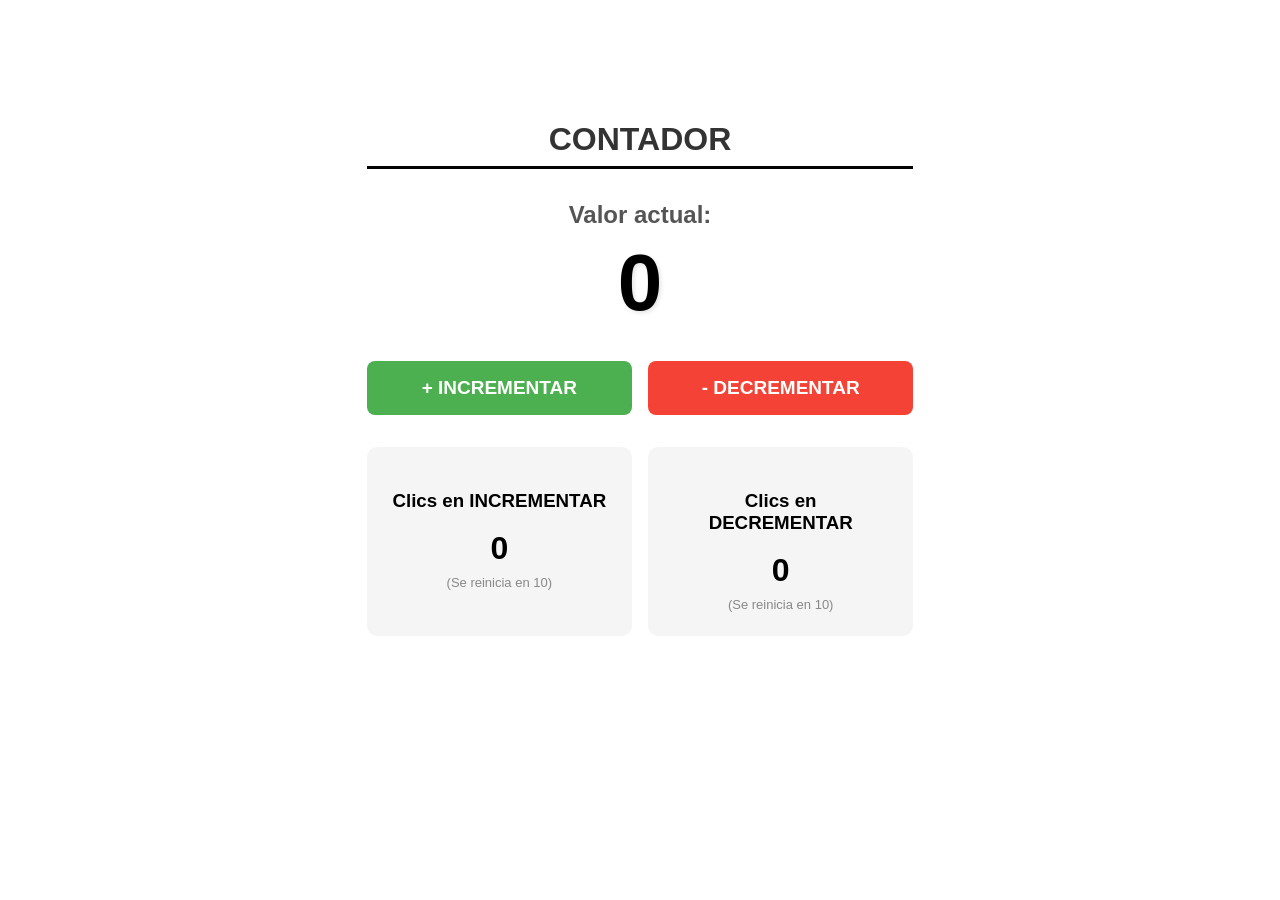
<file: Proyecto_Contador/index.html>
<!DOCTYPE html>
<html lang="es">
<head>
    <meta charset="UTF-8">
    <meta name="viewport" content="width=device-width, initial-scale=1.0">
    <title>Contador con Contador de Clics</title>
    <link rel="stylesheet" href="style.css">
</head>
<body>
    <div class="Principal">
        <h1> CONTADOR </h1>
        <div class="contador-principal">
            <h2>Valor actual:</h2>
            <div class="numero" id="valorActual">0</div>
        </div>
        
        <div class="botones">
            <button id="btnIncrementar" class="btn"> + INCREMENTAR</button>
            <button id="btnDecrementar" class="btn"> - DECREMENTAR</button>
        </div>
        
        <div class="contadores-secundarios">
            <div class="contador-box">
                <h3>Clics en  INCREMENTAR</h3>

                <div class="contador" id="contadorInc">0</div>
                <div class="limite">(Se reinicia en 10)</div>
            </div>
            
            <div class="contador-box">
                <h3>Clics en DECREMENTAR</h3>
                <div class="contador" id="contadorDec">0</div>
                <div class="limite">(Se reinicia en 10)</div>
            </div>
        </div>
    </div>

    <script src="script.js"></script>
</body>
</html>
</file>
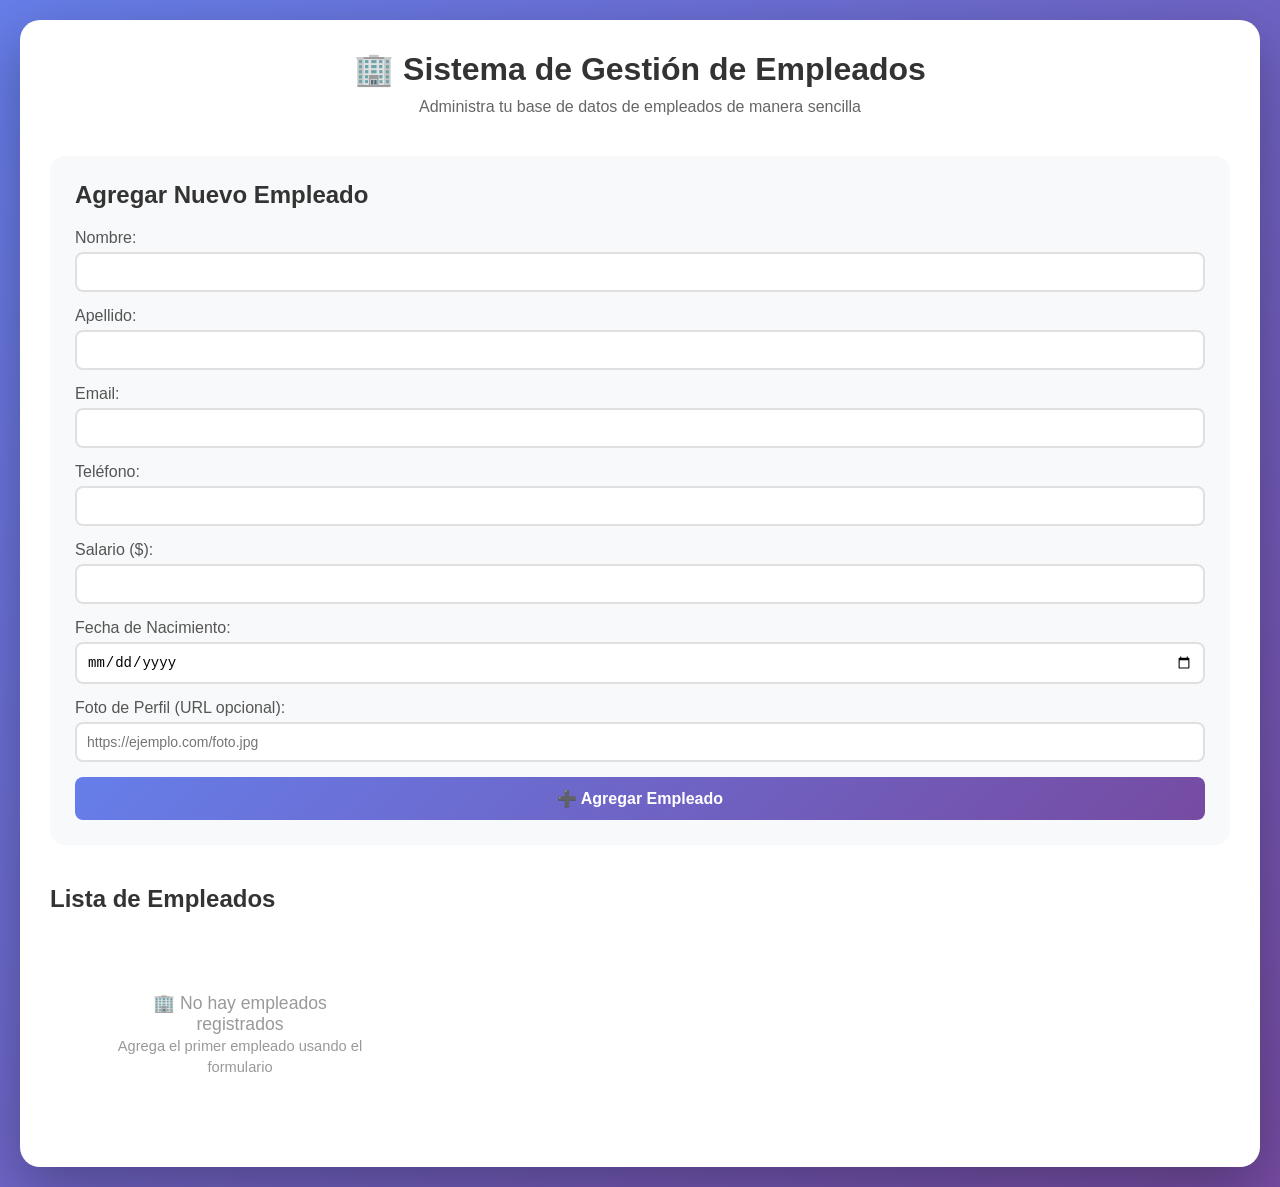
<file: Proyecto_gestion_base_datos/index.html>
<!DOCTYPE html>
<html lang="es">
<head>
    <meta charset="UTF-8">
    <meta name="viewport" content="width=device-width, initial-scale=1.0">
    <title>Sistema de Gestión de Empleados</title>
    <link rel="stylesheet" href="styles.css">
</head>
<body>
    <div class="container">
        <header>
            <h1>🏢 Sistema de Gestión de Empleados</h1>
            <p>Administra tu base de datos de empleados de manera sencilla</p>
        </header>

        <!-- Formulario para agregar empleado -->
        <div class="form-container">
            <h2>Agregar Nuevo Empleado</h2>
            <form id="employeeForm">
                <div class="form-group">
                    <label for="nombre">Nombre:</label>
                    <input type="text" id="nombre" name="nombre" required>
                </div>

                <div class="form-group">
                    <label for="apellido">Apellido:</label>
                    <input type="text" id="apellido" name="apellido" required>
                </div>

                <div class="form-group">
                    <label for="email">Email:</label>
                    <input type="email" id="email" name="email" required>
                </div>

                <div class="form-group">
                    <label for="telefono">Teléfono:</label>
                    <input type="tel" id="telefono" name="telefono" required>
                </div>

                <div class="form-group">
                    <label for="salario">Salario ($):</label>
                    <input type="number" id="salario" name="salario" step="0.01" required>
                </div>

                <div class="form-group">
                    <label for="fechaNacimiento">Fecha de Nacimiento:</label>
                    <input type="date" id="fechaNacimiento" name="fechaNacimiento" required>
                </div>

                <div class="form-group">
                    <label for="imagen">Foto de Perfil (URL opcional):</label>
                    <input type="url" id="imagen" name="imagen" placeholder="https://ejemplo.com/foto.jpg">
                </div>

                <button type="submit" class="btn btn-primary">➕ Agregar Empleado</button>
            </form>
        </div>

        <!-- Lista de empleados -->
        <div class="employees-container">
            <h2>Lista de Empleados</h2>
            <div id="employeesList" class="employees-grid"></div>
        </div>
    </div>

    <script src="script.js"></script>
</body>
</html>
</file>
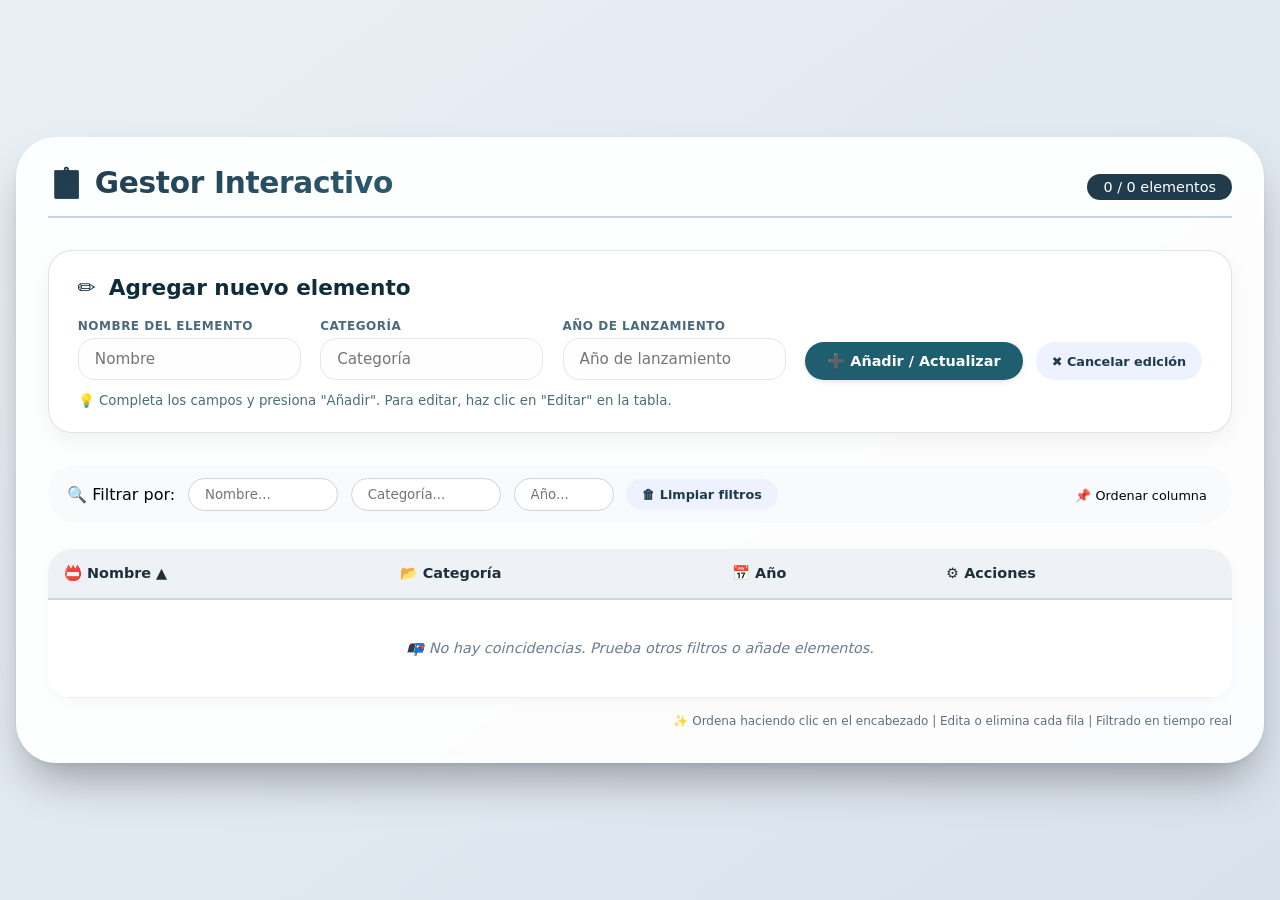
<file: Proyecto_lista/index.html>
<!DOCTYPE html>
<html lang="es">
<head>
    <meta charset="UTF-8">
    <meta name="viewport" content="width=device-width, initial-scale=1.0, user-scalable=yes">
    <title>Tabla Dinámica: CRUD, Ordenar y Filtrar | JS Vanilla</title>
    <link rel="stylesheet" href="styles.css">
</head>
<body>
<div class="dashboard">
    <div class="header-section">
        <h1>📋 Gestor Interactivo</h1>
        <div class="badge-count" id="itemsCountDisplay">0 elementos</div>
    </div>

    <!-- FORMULARIO: añadir / edición -->
    <div class="form-card">
        <div class="form-title">
            <span>✏️</span> <span id="formModeLabel">Agregar nuevo elemento</span>
        </div>
        <div class="form-grid">
            <div class="input-group">
                <label>Nombre del elemento</label>
                <input type="text" id="itemName" placeholder="Nombre" autocomplete="off">
            </div>
            <div class="input-group">
                <label>Categoría</label>
                <input type="text" id="itemCategory" placeholder="Categoría">
            </div>
            <div class="input-group">
                <label>Año de lanzamiento</label>
                <input type="number" id="itemYear" placeholder="Año de lanzamiento" step="1" min="1900" max="2099">
            </div>
            <div class="btn-group">
                <button id="btnAddOrUpdate" class="primary">➕ Añadir / Actualizar</button>
                <button id="btnCancelEdit" class="reset-btn">✖ Cancelar edición</button>
            </div>
        </div>
        <small style="display:block; margin-top: 0.8rem; color:#4b6e7e;">💡 Completa los campos y presiona "Añadir". Para editar, haz clic en "Editar" en la tabla.</small>
    </div>

    <!-- Barra de filtros y orden visual -->
    <div class="toolbar">
        <div class="filter-area">
            <span>🔍 Filtrar por:</span>
            <input type="text" id="filterName" placeholder="Nombre..." style="width:150px;">
            <input type="text" id="filterCategory" placeholder="Categoría..." style="width:150px;">
            <input type="text" id="filterYear" placeholder="Año..." style="width:100px;">
            <button id="clearFiltersBtn" class="reset-btn">🗑 Limpiar filtros</button>
        </div>
        <div>
            <span style="font-size:0.8rem; margin-right:6px;">📌 Ordenar columna</span>
        </div>
    </div>

    <!-- TABLA PRINCIPAL -->
    <div class="table-container">
        <table id="dataTable">
            <thead>
                <tr>
                    <th data-field="name">📛 Nombre <span class="sort-indicator"></span></th>
                    <th data-field="category">📂 Categoría <span class="sort-indicator"></span></th>
                    <th data-field="year">📅 Año <span class="sort-indicator"></span></th>
                    <th>⚙️ Acciones</th>
                </tr>
            </thead>
            <tbody id="tableBody">
                <!-- filas dinámicas -->
                <tr class="empty-row"><td colspan="4">Cargando datos o sin elementos...</td></tr>
            </tbody>
        </table>
    </div>
    <footer>✨ Ordena haciendo clic en el encabezado | Edita o elimina cada fila | Filtrado en tiempo real</footer>
</div>

<script src="script.js"></script>
</body>
</html>
</file>
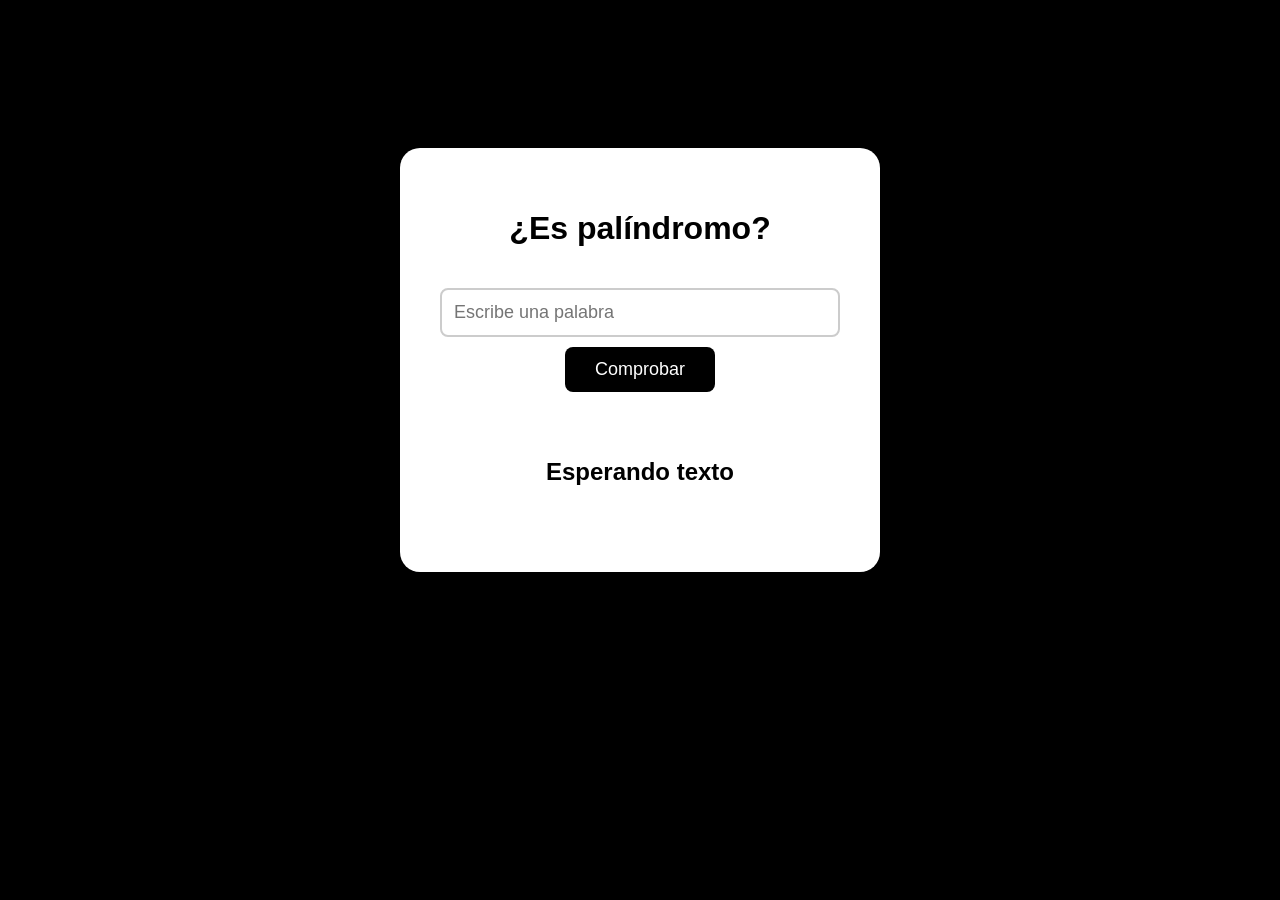
<file: Proyecto_Palindromo/index.html>
<!DOCTYPE html>
<html lang="es">

<head>
  <meta charset="UTF-8">
  <meta name="viewport" content="width=device-width,initial-scale=1.0">
  <title>Palíndromo</title>
  <link rel="stylesheet" href="styles.css" >
</head>

<body>
  <div class="caja">
    <h1>¿Es palíndromo?</h1>

    <input type="text" id="entrada" placeholder="Escribe una palabra">
    <button id="boton">Comprobar</button>
    
    <div id="resultado">Esperando texto</div>
  </div>

  <script src="script.js"></script>

</body>
</html>
</file>
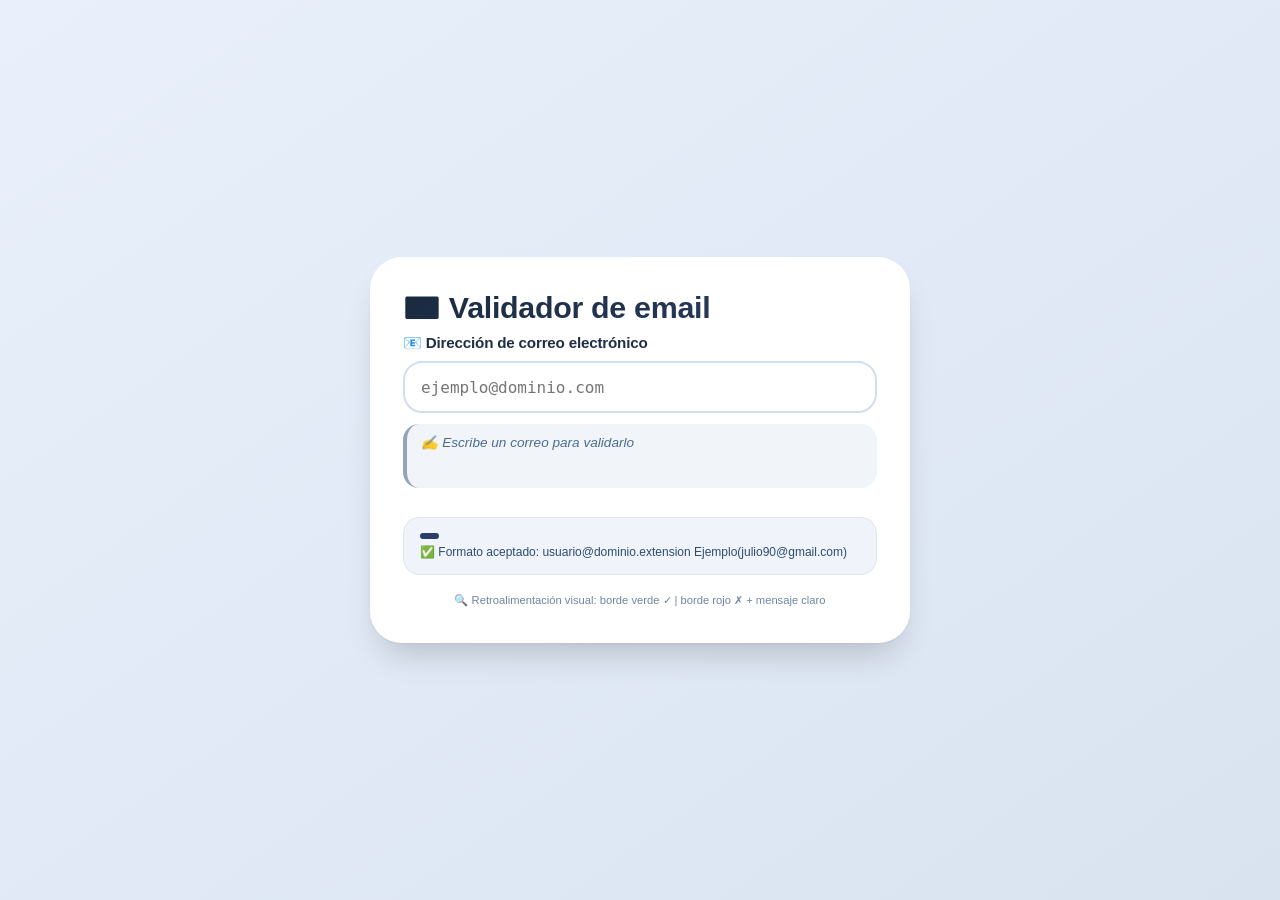
<file: Proyecto_Validador_correo/index.html>
<!DOCTYPE html>
<html lang="es">
<head>
    <meta charset="UTF-8">
    <meta name="viewport" content="width=device-width, initial-scale=1.0, user-scalable=yes">
    <title>Validador de correo electrónico | Expresión regular</title>
    <link rel="stylesheet" href="styles.css">
</head>
<body>
    <div class="card">
        <h1>✉️ Validador de email</h1>
        

        <div class="input-group">
            <label for="emailInput">📧 Dirección de correo electrónico</label>
            <div class="campo-wrapper">
                <input type="text" id="emailInput" placeholder="ejemplo@dominio.com" autocomplete="off" spellcheck="false">
            </div>
            <div id="feedbackArea" class="feedback-message neutral-msg">
                ✍️ Escribe un correo para validarlo
            </div>
        </div>

        <div class="regex-info">
            <p>
                <span class="regex-badge"></span>
                <code style="font-size:0.72rem; word-break:break-all;">
              
                </code>
            </p>
            <p style="margin-top: 0.4rem;">
                ✅ Formato aceptado: usuario@dominio.extension    Ejemplo(julio90@gmail.com)
            </p>
        </div>
        <footer>
            🔍 Retroalimentación visual: borde verde ✓ | borde rojo ✗ + mensaje claro
        </footer>
    </div>

    <script src="script.js"></script>
</body>
</html>
</file>
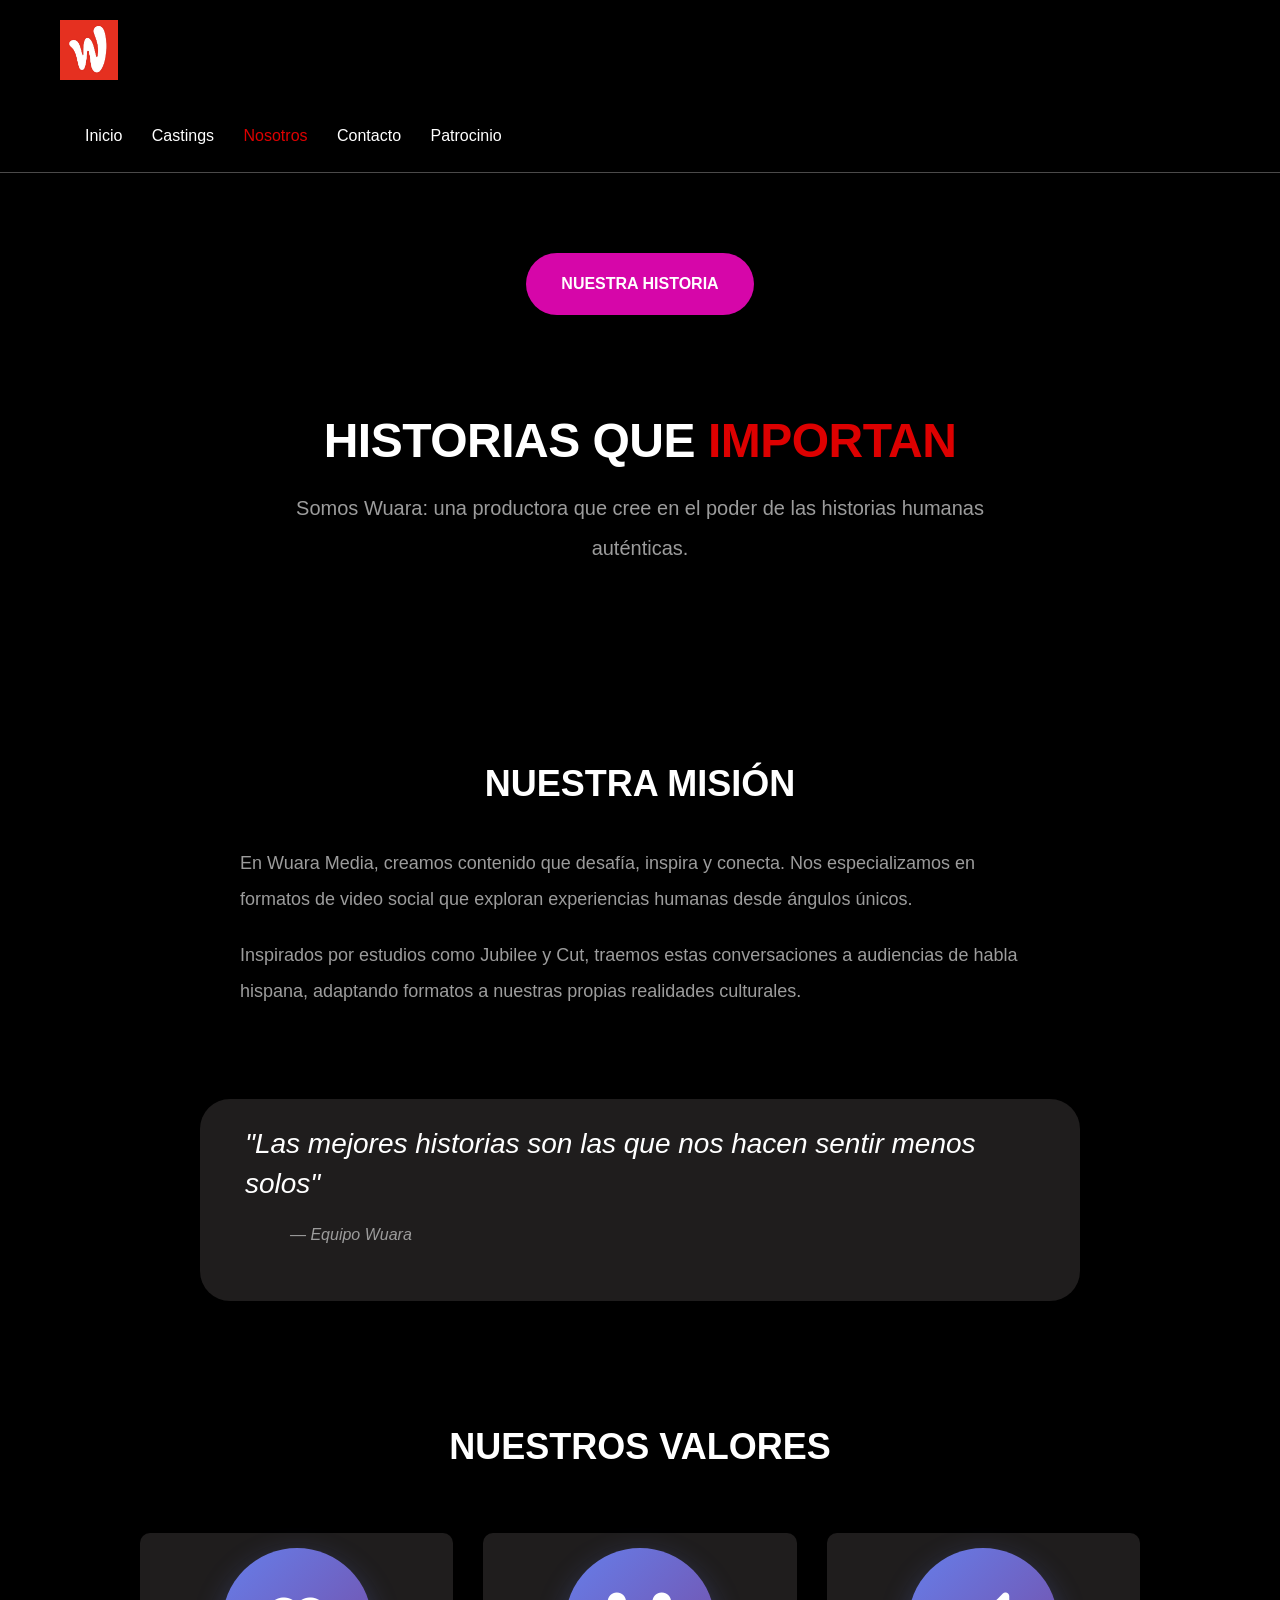
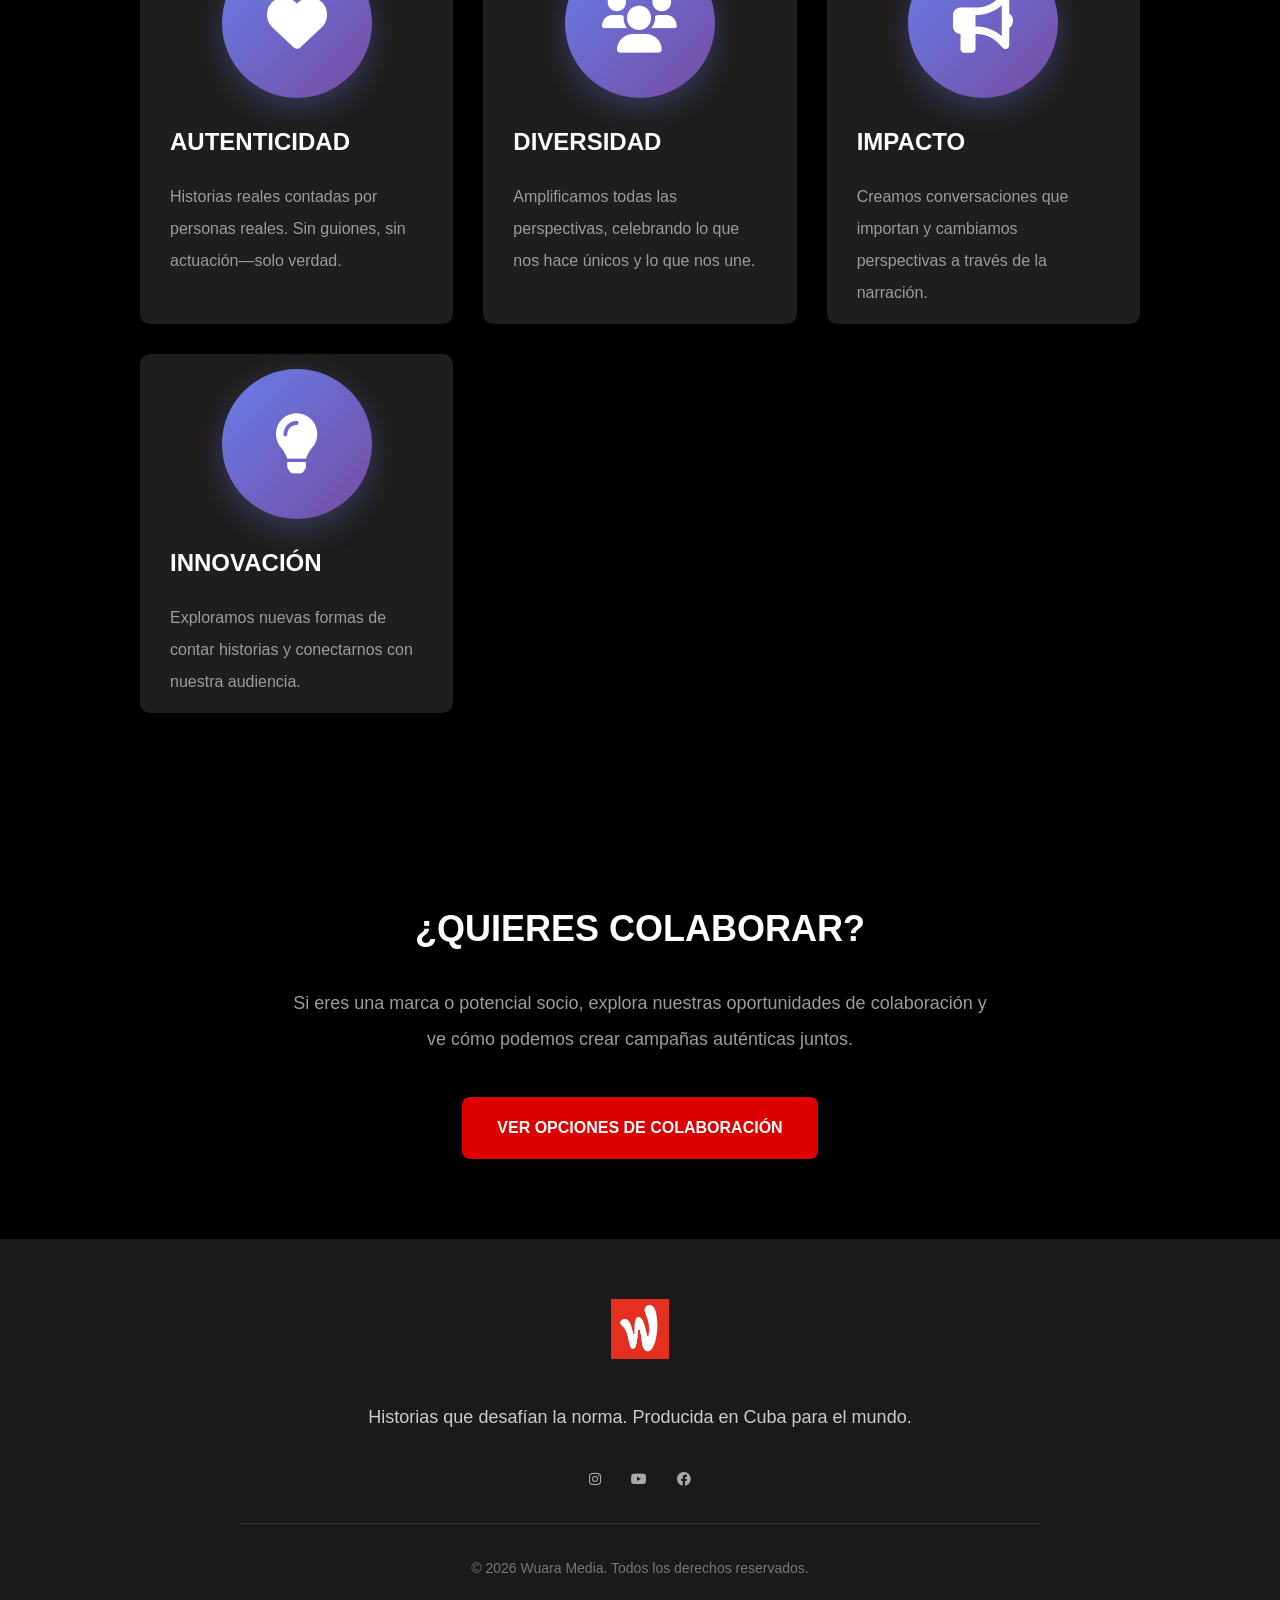
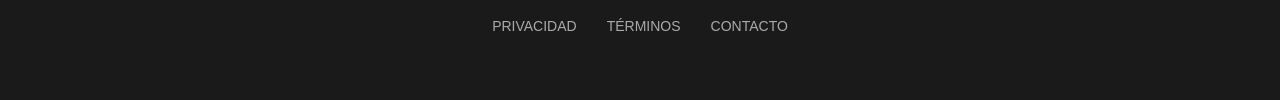
<file: waramedia.html>
<!DOCTYPE html>
<html lang="es">
<head>
    <meta charset="UTF-8">
    <meta name="viewport" content="width=device-width, initial-scale=1.0">
    <title>Nosotros - Wuara Media</title>

      <!-- Cargar Font Awesome -->
    <link rel="stylesheet" href="https://cdnjs.cloudflare.com/ajax/libs/font-awesome/6.0.0/css/all.min.css">
    <link rel="stylesheet" href="style.css">
    
</head>
<body>
    <!-- HEADER -->
    <header>
        <div class="container">
            <div class="logo">
                <img src="Logo.jpg" alt="Wuara Media Logo" class="logo-img" id="logoImage">
            </div>

            <div class="header-content">
        
                <nav>
                    <a href="#">Inicio</a>
                    <a href="#">Castings</a>
                    <a href="#" class="active">Nosotros</a>
                    <a href="#">Contacto</a>
                    <a href="#">Patrocinio</a>
                </nav>
            </div>
        </div>
    </header>

    <!-- HISTORIA -->
    <section class="history">
        <div class="container">
            <a href="#" class="history-btn">NUESTRA HISTORIA</a>
                <h1>HISTORIAS QUE <span>IMPORTAN</span></h1>
            <p>Somos Wuara: una productora que cree en el poder de las historias humanas auténticas.</p>
    </section>

    <!-- MISION -->
    <section class="mission">
        <div class="container">
            <h2>NUESTRA MISIÓN</h2>
            <div class="mission-text">
                <p>En Wuara Media, creamos contenido que desafía, inspira y conecta.
                     Nos especializamos en formatos de video social que exploran experiencias humanas desde ángulos únicos.</p>
                <p>Inspirados por estudios como Jubilee y Cut, traemos estas conversaciones a audiencias de habla hispana,
                     adaptando formatos a nuestras propias realidades culturales.</p>
            </div>
        </div>
    </section>

    <!-- FRASE -->
    <section class="frase">
        <div class="container">
            <blockfrase>"Las mejores historias son las que nos hacen sentir menos solos"</blockfrase>
            <p class="frase-autor">— Equipo Wuara</p>
        </div>
    </section>

    <!-- VALORES -->
    <section class="values">
        <div class="container">
            <h2>NUESTROS VALORES</h2>
            <div class="values-grid">
                <div class="value-card">
                    <div class="logo-circular">
                        <i class="fas fa-heart"></i>
                      </div>
                    <h3>AUTENTICIDAD</h3>
                    <p>Historias reales contadas por personas reales. Sin guiones, sin actuación—solo verdad.</p>
                </div>
                
                
              
                <div class="value-card">
                    <div class="logo-circular">
                        <i class="fas fa-users"></i>
                      </div>
                    <h3>DIVERSIDAD</h3>
                    <p>Amplificamos todas las perspectivas, celebrando lo que nos hace únicos y lo que nos une.</p>
                </div>
                
                

                <div class="value-card">
                    <div class="logo-circular">
                        <i class="fas fa-bullhorn"></i>
                      </div>
                    <h3>IMPACTO</h3>
                    <p>Creamos conversaciones que importan y cambiamos perspectivas a través de la narración.</p>
                </div>
                
                <div class="value-card">
                    <div class="logo-circular">
                        <i class="fas fa-lightbulb"></i>
                      </div>
                    <h3>INNOVACIÓN</h3>
                    <p>Exploramos nuevas formas de contar historias y conectarnos con nuestra audiencia.</p>
                </div>
            </div>
        </div>
    </section>

    <!-- COLABORACION -->
    <section class="collaboration">
        <div class="container">
            <h2>¿QUIERES COLABORAR?</h2>
            <p>Si eres una marca o potencial socio, explora nuestras oportunidades de colaboración y ve cómo podemos crear campañas auténticas juntos.</p>
            <a href="#" class="collaboration-btn">VER OPCIONES DE COLABORACIÓN</a>
        </div>
    </section>

    <!-- FOOTER -->
    <footer>
        <div class="container">
            <div class="logo">
                <img src="Logo.jpg" alt="Wuara Media Logo" class="logo-footer" id="logoImage">
            </div>
            <div class="footer-content">
                <p class="footer-tagline">Historias que desafían la norma. Producida en Cuba para el mundo.</p>
                <div class="footer-links">
                    <a href="https//www.instagram.com/wuaramedia/">
                     <i class="fab fa-instagram"></i>
                         </a>
                    <a href="https//youtube.com/@wuaramedia?si=iy4JFOsFoRJjPPKs">
                     <i class="fab fa-youtube" href="#"></i>
                         </a>
                    <a href="https//www.facebook.com/61576687131154/">
                        <i class="fab fa-facebook" href="#"></i>
                        </a>
                        
                </div>
               
                
                <div class="copyright">
                    <p>© 2026 Wuara Media. Todos los derechos reservados.</p>
                </div>

                <div class="footer-links">
                    <a href="#">PRIVACIDAD</a>
                    <a href="#">TÉRMINOS</a>
                    <a href="#">CONTACTO</a>
                </div>

            </div>
        </div>
    </footer>
</body>
</html
</file>
<file: Proyecto_Contador/style.css>
body {
    font-family: Arial, sans-serif;
    background: linear-gradient(#000);
    min-height: 720px;
    display: flex;
    justify-content: center;
    align-items: center;
}

.Principal {
    background: #fff;
    padding: 32px;
    border-radius: 15px;
    box-shadow: 0px 10px 30px rgba(10, 10, 10, 0.1)
    max-width: 500px;
}

h1 {
    text-align: center;
    color: #333;
    margin-bottom: 32px;
    font-size: 32px;
    border-bottom: 3px solid #030303;
    padding-bottom: 8px;
}

.contador-principal {
    text-align: center;
    margin-bottom: 32px;
}

.contador-principal h2 {
    color: #555;
    margin-bottom: 8px;
    font-size: 24px;
}

.numero {
    font-size: 80px;
    font-weight: bold;
    color: #000000;
    text-shadow: 2px 2px 4px rgba(0,0,0,0.1);
}

.botones {
    display: flex;
    gap: 16px;
    justify-content: center;
    margin-bottom: 32px;
}

.btn {
    padding: 16px 32px;
    font-size: 19px;
    border: none;
    border-radius: 8px;
    cursor: pointer;
    font-weight: bold;
    flex: 1;
}

.btn:hover {
    transform: translateY(2px);
    box-shadow: 0px 5px 15px rgba(0,0,0,0.2);
}

.btn:active {
    transform: translateY(0px);
}

#btnIncrementar {
    background: #4CAF50;
    color: white;
}

#btnIncrementar:hover {
    background: #45a049;
}

#btnDecrementar {
    background: #f44336;
    color: white;
}

#btnDecrementar:hover {
    background: #d4382d;
}

.contadores-secundarios {
    display: flex;
    gap: 16px;
    justify-content: center;
}

.contador-box {
    background: #f5f5f5;
    padding: 24px;
    border-radius: 10px;
    text-align: center;
    flex: 1;
}


.contador {
    font-size: 32px;
    font-weight: bold;
    color: #000000;
    margin: 8px 0px;
}

.limite {
    font-size: 13px;
    color: #888;
    font-style: arial;
}
</file>
<file: Proyecto_gestion_base_datos/styles.css>
* {
    margin: 0;
    padding: 0;
    box-sizing: border-box;
}

body {
    font-family: 'Segoe UI', Tahoma, Geneva, Verdana, sans-serif;
    background: linear-gradient(135deg, #667eea 0%, #764ba2 100%);
    min-height: 100vh;
    padding: 20px;
}

.container {
    max-width: 1400px;
    margin: 0 auto;
    background: white;
    border-radius: 20px;
    padding: 30px;
    box-shadow: 0 20px 60px rgba(0,0,0,0.3);
}

header {
    text-align: center;
    margin-bottom: 40px;
}

header h1 {
    color: #333;
    margin-bottom: 10px;
}

header p {
    color: #666;
}

.form-container {
    background: #f8f9fa;
    padding: 25px;
    border-radius: 15px;
    margin-bottom: 40px;
}

.form-container h2 {
    color: #333;
    margin-bottom: 20px;
    font-size: 1.5em;
}

.form-group {
    margin-bottom: 15px;
}

.form-group label {
    display: block;
    margin-bottom: 5px;
    color: #555;
    font-weight: 500;
}

.form-group input {
    width: 100%;
    padding: 10px;
    border: 2px solid #e0e0e0;
    border-radius: 8px;
    font-size: 14px;
    transition: border-color 0.3s;
}

.form-group input:focus {
    outline: none;
    border-color: #667eea;
}

.btn {
    padding: 12px 24px;
    border: none;
    border-radius: 8px;
    cursor: pointer;
    font-size: 16px;
    font-weight: 600;
    transition: transform 0.2s, opacity 0.2s;
}

.btn:hover {
    transform: translateY(-2px);
}

.btn:active {
    transform: translateY(0);
}

.btn-primary {
    background: linear-gradient(135deg, #667eea 0%, #764ba2 100%);
    color: white;
    width: 100%;
}

.btn-danger {
    background: #dc3545;
    color: white;
    padding: 8px 16px;
    font-size: 14px;
}

.btn-danger:hover {
    background: #c82333;
}

.employees-container h2 {
    color: #333;
    margin-bottom: 20px;
}

.employees-grid {
    display: grid;
    grid-template-columns: repeat(auto-fill, minmax(320px, 1fr));
    gap: 20px;
}

.employee-card {
    background: white;
    border: 1px solid #e0e0e0;
    border-radius: 12px;
    padding: 20px;
    transition: box-shadow 0.3s;
    position: relative;
}

.employee-card:hover {
    box-shadow: 0 5px 20px rgba(0,0,0,0.1);
}

.employee-avatar {
    width: 80px;
    height: 80px;
    border-radius: 50%;
    object-fit: cover;
    margin-bottom: 15px;
    border: 3px solid #667eea;
}

.employee-info {
    margin-bottom: 15px;
}

.employee-name {
    font-size: 1.2em;
    font-weight: bold;
    color: #333;
    margin-bottom: 8px;
}

.employee-detail {
    color: #666;
    font-size: 0.9em;
    margin: 5px 0;
    display: flex;
    align-items: center;
    gap: 8px;
}

.employee-detail i {
    font-style: normal;
    font-weight: 500;
}

.delete-btn {
    position: absolute;
    top: 15px;
    right: 15px;
    background: #ff4444;
    color: white;
    border: none;
    border-radius: 50%;
    width: 30px;
    height: 30px;
    cursor: pointer;
    font-size: 18px;
    transition: background 0.3s;
}

.delete-btn:hover {
    background: #cc0000;
}

.empty-state {
    text-align: center;
    padding: 60px;
    color: #999;
    font-size: 1.1em;
}

@media (max-width: 768px) {
    .container {
        padding: 15px;
    }
    
    .employees-grid {
        grid-template-columns: 1fr;
    }
    
    .employee-card {
        padding: 15px;
    }
}
</file>
<file: Proyecto_lista/styles.css>
* {
    box-sizing: border-box;
    font-family: system-ui, 'Segoe UI', 'Roboto', 'Helvetica Neue', sans-serif;
}

body {
    background: linear-gradient(145deg, #e9f0f5 0%, #d9e2ec 100%);
    margin: 0;
    min-height: 100vh;
    display: flex;
    justify-content: center;
    align-items: center;
    padding: 2rem 1rem;
}

/* Tarjeta principal */
.dashboard {
    max-width: 1400px;
    width: 100%;
    background: rgba(255, 255, 255, 0.92);
    backdrop-filter: blur(2px);
    border-radius: 2.5rem;
    box-shadow: 0 25px 45px -12px rgba(0, 0, 0, 0.35), 0 2px 5px rgba(0, 0, 0, 0.05);
    padding: 1.8rem 2rem 2.2rem;
    transition: all 0.2s;
}

/* Encabezado */
.header-section {
    display: flex;
    flex-wrap: wrap;
    justify-content: space-between;
    align-items: flex-end;
    gap: 1.2rem;
    margin-bottom: 2rem;
    border-bottom: 2px solid #cbd5e1;
    padding-bottom: 1rem;
}
h1 {
    margin: 0;
    font-size: 1.85rem;
    font-weight: 700;
    background: linear-gradient(135deg, #1f3b4c, #2c5a6e);
    background-clip: text;
    -webkit-background-clip: text;
    color: transparent;
    letter-spacing: -0.3px;
}
.badge-count {
    background: #1f3b4c;
    color: white;
    border-radius: 40px;
    padding: 0.3rem 1rem;
    font-size: 0.9rem;
    font-weight: 500;
}

/* FORMULARIO (editar / agregar) */
.form-card {
    background: white;
    border-radius: 1.5rem;
    padding: 1.5rem 1.8rem;
    margin-bottom: 2rem;
    box-shadow: 0 8px 20px rgba(0, 0, 0, 0.05);
    border: 1px solid rgba(148, 163, 184, 0.3);
    transition: box-shadow 0.2s;
}
.form-title {
    display: flex;
    align-items: center;
    gap: 0.8rem;
    margin: 0 0 1.2rem 0;
    font-weight: 600;
    font-size: 1.35rem;
    color: #0f2c38;
}
.form-grid {
    display: flex;
    flex-wrap: wrap;
    gap: 1.2rem;
    align-items: flex-end;
}
.input-group {
    flex: 1 1 200px;
    min-width: 160px;
}
.input-group label {
    display: block;
    font-size: 0.75rem;
    font-weight: 600;
    text-transform: uppercase;
    letter-spacing: 0.5px;
    color: #4b6a7a;
    margin-bottom: 0.3rem;
}
.input-group input, .input-group select {
    width: 100%;
    padding: 0.7rem 1rem;
    border-radius: 1rem;
    border: 1.5px solid #e2e8f0;
    background: #fefefe;
    font-size: 0.95rem;
    transition: 0.2s;
}
.input-group input:focus, .input-group select:focus {
    outline: none;
    border-color: #2c7a6e;
    box-shadow: 0 0 0 3px rgba(44, 122, 110, 0.2);
}
.btn-group {
    display: flex;
    gap: 0.8rem;
    flex-wrap: wrap;
}
button {
    border: none;
    padding: 0.65rem 1.4rem;
    border-radius: 2rem;
    font-weight: 600;
    font-size: 0.9rem;
    cursor: pointer;
    transition: all 0.2s ease;
    background: #f1f5f9;
    color: #1e3a4d;
    border: 1px solid #cbd5e1;
}
button.primary {
    background: #1f5e6e;
    border: none;
    color: white;
    box-shadow: 0 2px 5px rgba(0,0,0,0.1);
}
button.primary:hover {
    background: #134b58;
    transform: translateY(-1px);
}
button.danger {
    background: #fff0f0;
    color: #b91c1c;
    border-color: #fecaca;
}
button.danger:hover {
    background: #fee2e2;
    border-color: #f5acac;
}
button.warning {
    background: #fff7e5;
    color: #b45309;
    border-color: #fed7aa;
}
button.warning:hover {
    background: #ffefcf;
}
button:hover {
    transform: translateY(-1px);
    filter: brightness(0.97);
}

/* Barra de filtros y orden */
.toolbar {
    display: flex;
    flex-wrap: wrap;
    justify-content: space-between;
    align-items: center;
    gap: 1rem;
    margin-bottom: 1.6rem;
    background: #f8fafc;
    padding: 0.8rem 1.2rem;
    border-radius: 1.8rem;
}
.filter-area {
    display: flex;
    gap: 0.8rem;
    flex-wrap: wrap;
    align-items: center;
}
.filter-area input, .filter-area select {
    padding: 0.5rem 1rem;
    border-radius: 2rem;
    border: 1px solid #cbd5e1;
    background: white;
}
.reset-btn {
    background: #eef2ff;
    border: none;
    font-size: 0.8rem;
    padding: 0.5rem 1rem;
}

/* Tabla responsiva */
.table-container {
    overflow-x: auto;
    border-radius: 1.5rem;
    background: white;
    box-shadow: 0 4px 14px rgba(0, 0, 0, 0.03);
}
table {
    width: 100%;
    border-collapse: collapse;
    font-size: 0.9rem;
}
th {
    background: #eef2f6;
    padding: 1rem 1rem;
    text-align: left;
    font-weight: 700;
    color: #1e2f3a;
    cursor: pointer;
    user-select: none;
    transition: background 0.1s;
    border-bottom: 2px solid #cbd5e1;
}
th:hover {
    background: #e2e8f0;
}
td {
    padding: 0.9rem 1rem;
    border-bottom: 1px solid #e9edf2;
    vertical-align: middle;
}
.actions-cell {
    display: flex;
    gap: 0.5rem;
    flex-wrap: wrap;
}
.edit-btn, .delete-btn {
    padding: 0.3rem 0.9rem;
    font-size: 0.75rem;
    border-radius: 2rem;
    font-weight: 500;
}
.edit-btn {
    background: #e6f7f5;
    color: #1f6e64;
    border: 1px solid #bcd9d4;
}
.delete-btn {
    background: #fee9e6;
    color: #c2410c;
    border: 1px solid #ffcfc2;
}
.empty-row td {
    text-align: center;
    padding: 2.5rem;
    color: #6c7e8f;
    font-style: italic;
}
footer {
    margin-top: 1rem;
    font-size: 0.75rem;
    text-align: right;
    color: #5c6f82;
}
@media (max-width: 680px) {
    .dashboard {
        padding: 1rem;
    }
    th, td {
        padding: 0.7rem 0.6rem;
    }
}
</file>
<file: Proyecto_Palindromo/styles.css>
body {
  background: #000;
  font-family: Arial, sans-serif;
  display: flex;
  justify-content: center;
  align-items: center;
  min-height: 720px;
  margin: 0;
}

.caja {
  background: #fff;
  padding: 40px;
  border-radius: 20px;
  box-shadow: 0 0 20px rgba(0,0,0,0.1);
  max-width: 400px;
  text-align: center;
}

input {
  width: 100%;
  padding: 12px;
  font-size: 18px;
  margin: 20px 0 10px;
  border: 2px solid #ccc;
  border-radius: 8px;
  box-sizing: border-box;
}

button {
  background: #000;
  color: #fff;
  border: none;
  padding: 12px 30Px;
  font-size: 18pX;
  border-radius:8px;
  cursor: pointer;
  margin-bottom: 20px;
}

button:hover {
  background: #3e4247;
    transform: translateY(2px);
}

.btn:active {
    transform: translateY(0px);
}

#resultado {
  font-size: 24px;
  font-weight: bold;
  padding: 20px;
  background: #fff;
  border-radius: 8px;
  min-height: 80px;
  display: flex;
  align-items: center;
  justify-content: center;
}
</file>
<file: Proyecto_Validador_correo/styles.css>
* {
    margin: 0;
    padding: 0;
    box-sizing: border-box;
}

body {
    font-family: 'Segoe UI', Roboto, 'Helvetica Neue', sans-serif;
    background: linear-gradient(145deg, #e9f0fc 0%, #d9e3f0 100%);
    min-height: 100vh;
    display: flex;
    align-items: center;
    justify-content: center;
    padding: 1.5rem;
}

/* Tarjeta principal */
.card {
    background: rgba(255, 255, 255, 0.98);
    backdrop-filter: blur(0px);
    border-radius: 2rem;
    box-shadow: 0 20px 35px -12px rgba(0, 0, 0, 0.2), 0 1px 3px rgba(0, 0, 0, 0.05);
    width: 100%;
    max-width: 540px;
    padding: 2rem 2rem 2.2rem;
    transition: all 0.2s ease;
    border: 1px solid rgba(255,255,255,0.5);
}

h1 {
    font-size: 1.9rem;
    font-weight: 700;
    background: linear-gradient(135deg, #1a2a3f, #2c3e66);
    background-clip: text;
    -webkit-background-clip: text;
    color: transparent;
    margin-bottom: 0.5rem;
    letter-spacing: -0.3px;
}

.sub {
    color: #4a627a;
    border-left: 3px solid #3b82f6;
    padding-left: 0.85rem;
    margin-bottom: 2rem;
    font-size: 0.9rem;
    font-weight: 450;
}

/* Grupo del campo */
.input-group {
    margin-bottom: 1.8rem;
}

label {
    display: block;
    font-weight: 600;
    color: #1e2f44;
    margin-bottom: 0.6rem;
    font-size: 0.95rem;
    letter-spacing: -0.2px;
}

.campo-wrapper {
    position: relative;
    display: flex;
    align-items: center;
}

input {
    width: 100%;
    padding: 0.9rem 1rem;
    font-size: 1rem;
    border: 2px solid #cfdfed;
    border-radius: 1.2rem;
    outline: none;
    background-color: white;
    transition: all 0.25s cubic-bezier(0.2, 0.8, 0.4, 1);
    font-family: 'Segoe UI', monospace;
    font-weight: 500;
    color: #0b2b3b;
}

input:focus {
    border-color: #3b82f6;
    box-shadow: 0 0 0 4px rgba(59,130,246,0.2);
}

/* Estados visuales  */
input.valid {
    border-color: #10b981;
    background-color: #f0fdf9;
    padding-right: 2.8rem;
}

input.invalid {
    border-color: #ef4444;
    background-color: #fef6f6;
    padding-right: 2.8rem;
}

/* Iconos de feedback  */
.campo-wrapper::after {
    content: "";
    position: absolute;
    right: 15px;
    top: 50%;
    transform: translateY(-50%);
    font-size: 1.2rem;
    font-weight: bold;
    pointer-events: none;
    transition: opacity 0.2s;
}

input.valid + .campo-wrapper::after,
.campo-wrapper:has(input.valid)::after {
    content: "✓";
    color: #10b981;
    font-weight: 800;
    font-size: 1.3rem;
}

input.invalid + .campo-wrapper::after,
.campo-wrapper:has(input.invalid)::after {
    content: "✗";
    color: #ef4444;
    font-weight: 700;
    font-size: 1.2rem;
}

/* Mensajes de retroalimentación */
.feedback-message {
    min-height: 4rem;
    margin-top: 0.7rem;
    font-size: 0.85rem;
    font-weight: 500;
    padding: 0.5rem 0.8rem;
    border-radius: 1rem;
    transition: all 0.2s ease;
    background-color: #f8fafd;
}

.error-msg {
    color: #b91c1c;
    background-color: #fee9e9;
    border-left: 4px solid #ef4444;
    padding: 0.6rem 0.9rem;
    border-radius: 1rem;
}

.success-msg {
    color: #0a6e3f;
    background-color: #e3f9ef;
    border-left: 4px solid #10b981;
    padding: 0.6rem 0.9rem;
    border-radius: 1rem;
}

.neutral-msg {
    color: #4b6b8f;
    background-color: #f1f5f9;
    border-left: 4px solid #94a3b8;
    padding: 0.6rem 0.9rem;
    border-radius: 1rem;
    font-style: italic;
}

/* Detalle técnico de la regex */
.regex-info {
    background: #f0f4fa;
    border-radius: 1rem;
    padding: 0.9rem 1rem;
    margin-top: 1.5rem;
    font-size: 0.75rem;
    color: #2c4c6e;
    border: 1px solid #dce7f2;
}

.regex-info p {
    display: flex;
    align-items: center;
    gap: 0.5rem;
    flex-wrap: wrap;
}

.regex-badge {
    background: #2c3e66;
    color: white;
    padding: 0.2rem 0.6rem;
    border-radius: 1rem;
    font-family: monospace;
    font-size: 0.7rem;
}

footer {
    margin-top: 1.2rem;
    text-align: center;
    font-size: 0.7rem;
    color: #6c86a3;
}

@media (max-width: 480px) {
    .card {
        padding: 1.5rem;
    }
    h1 {
        font-size: 1.6rem;
    }
    input {
        padding: 0.8rem 0.9rem;
    }
}
</file>
<file: style.css>
/* ESTILOS BASE */
* {
    margin: 0;
    padding: 0;
    box-sizing: border-box;
}

body {
    font-family: -apple-system, BlinkMacSystemFont, 'Segoe UI', sans-serif;
    line-height: 2.0;
    color: #ffffff;
    background-color: #000;
    overflow-x: hidden;
}

.container {
    width: 100%;
    max-width: 1200px;
    margin: 0 auto;
    padding: 0 20px;
}

.container span{
    color:#d00
}
/* HEADER */
header {
    padding: 20px 0;
    border-bottom: 1px solid rgb(75, 74, 74);
}

.header-content {
    justify-content: right;
    display: flex;
    justify-content: space-between;
    align-items: center;
}

.logo {
   width: 100%;
   margin-bottom: 40px;
}

.logo-img{
    padding-right: 3000px;
    max-height: 60px;
    object-fit: contain;
    margin: 0 auto;
    display: block;
}

.logo-footer{
    max-height: 60px;
    object-fit: contain;
    margin: 0 auto;
    display: block;
}


nav a {
    margin-left: 25px;
    text-decoration: none;
    color: #fff;
    font-size: 16px;
}

nav a:hover, .active {
    color: #d00;
}

/* HISTORIAS */
.history {
    text-align: center;
    padding: 80px 20px;
    background: #000;
}
.history-btn {
    display: inline-block;
    background-color: rgb(214, 6, 169);
    color: white;
    padding: 15px 35px;
    border-radius: 100px;
    text-decoration: none;
    font-weight: 600;
    font-size: 16px;
    transition: background-color 0.3s;
    
}
.history-btn:hover {
    background-color: #8d05a8;
}

.history h1 {
    padding-top: 100px;
    font-size: 48px;
    font-weight: 800;
    margin-bottom: 20px;
    letter-spacing: -0.5px;
    line-height: 1.1;
}

.history p {
    font-size: 20px;
    max-width: 700px;
    margin: 0 auto 40px;
    color: rgb(156, 156, 156);
}


/* MISION */
.mission {
    padding: 60px 20px;
    background-color: #000;
}

.mission h2 {
    font-size: 36px;
    font-weight: 700;
    margin-bottom: 25px;
    text-align: center;
}

.mission-text {
    max-width: 800px;
    margin: 0 auto;
}

.mission-text p {
    font-size: 18px;
    margin-bottom: 20px;
    color: rgb(156, 156, 156);
}

.frase {
    background-color: rgb(31, 29, 29);
    padding: 25px;
    border-radius: 30px;
    margin: 10px 200px;

}


blockfrase {
    font-size: 28px;
    font-weight: 300;
    font-style: italic;
    max-width: 700px;
    margin: 0 auto 30px;
    color: #fff;
    line-height: 1.4;
}

.frase-autor {
    font-size: 16px;
    color: rgb(156, 156, 156);
    font-weight: 500;
    font-style: italic;
    line-height: 1.4;
    margin: 0 auto 30px;
    max-width: 700px;
    padding-top: 20px
}

/* VALORES */
.values {
    padding: 100px 20px;
    background-color: #000;
}

.values h2 {
    font-size: 36px;
    font-weight: 700;
    margin-bottom: 50px;
    text-align: center;
}

.values-grid {
    display: grid;
    grid-template-columns: repeat(auto-fit, minmax(300px, 1fr));
    gap: 30px;
    max-width: 1000px;
    margin: 0 auto;
}

.value-card {
    background-color: rgb(31, 29, 29);
    padding: 15px 30px;
    border-radius: 10px;
}

.value-card h3 {
    font-size: 24px;
    font-weight: 700;
    margin-bottom: 15px;
    color: #fff;
}

.value-card p {
    color: rgb(156, 156, 156);
    font-size: 16px;
}

.logo-circular {
    width: 150px;
    height: 150px;
    background: linear-gradient(135deg, #667eea, #764ba2);
    border-radius: 50%;
    display: flex;
    align-items: center;
    justify-content: center;
    margin: 0 auto 20px;
    box-shadow: 0 10px 30px rgba(102, 126, 234, 0.3);
  }
  
  .logo-circular i {
    font-size: 60px;
    color: white;
  }

/* COLABORACION */
.collaboration {
    padding: 80px 20px;
    text-align: center;
    background-color: #000;
}

.collaboration h2 {
    font-size: 36px;
    font-weight: 700;
    margin-bottom: 20px;
}

.collaboration p {
    font-size: 18px;
    max-width: 700px;
    margin: 0 auto 40px;
    color: rgb(156, 156, 156);
}

.collaboration-btn {
    display: inline-block;
    background-color: #d00;
    color: white;
    padding: 15px 35px;
    border-radius: 8px;
    text-decoration: none;
    font-weight: 600;
    font-size: 16px;
    transition: background-color 0.3s;
}

.collaboration-btn:hover {
    background-color: #b30000;
}

/* FOOTER */
footer {
    background-color: #1a1a1a;
    color: #aaa;
    padding: 60px 20px 30px;
}

.footer-content {
    text-align: center;
    max-width: 800px;
    margin: 0 auto;
}

.footer-tagline {
    font-size: 18px;
    margin-bottom: 30px;
    color: #ccc;
    font-weight: 300;
}

.footer-links {
    display: flex;
    justify-content: center;
    gap: 30px;
    margin: 30px 0;
    flex-wrap: wrap;
}

.footer-links a {
    color: #aaa;
    text-decoration: none;
    font-size: 14px;
}

.footer-links a:hover {
    color: #fff;
}

.copyright {
    font-size: 14px;
    color: #777;
    margin-top: 30px;
    padding-top: 30px;
    border-top: 1px solid #333;
}

/*  LETRAS */
@media (max-width: 768px) {  
    blockfrase {
        font-size: 22px;
    }
}
</file>
